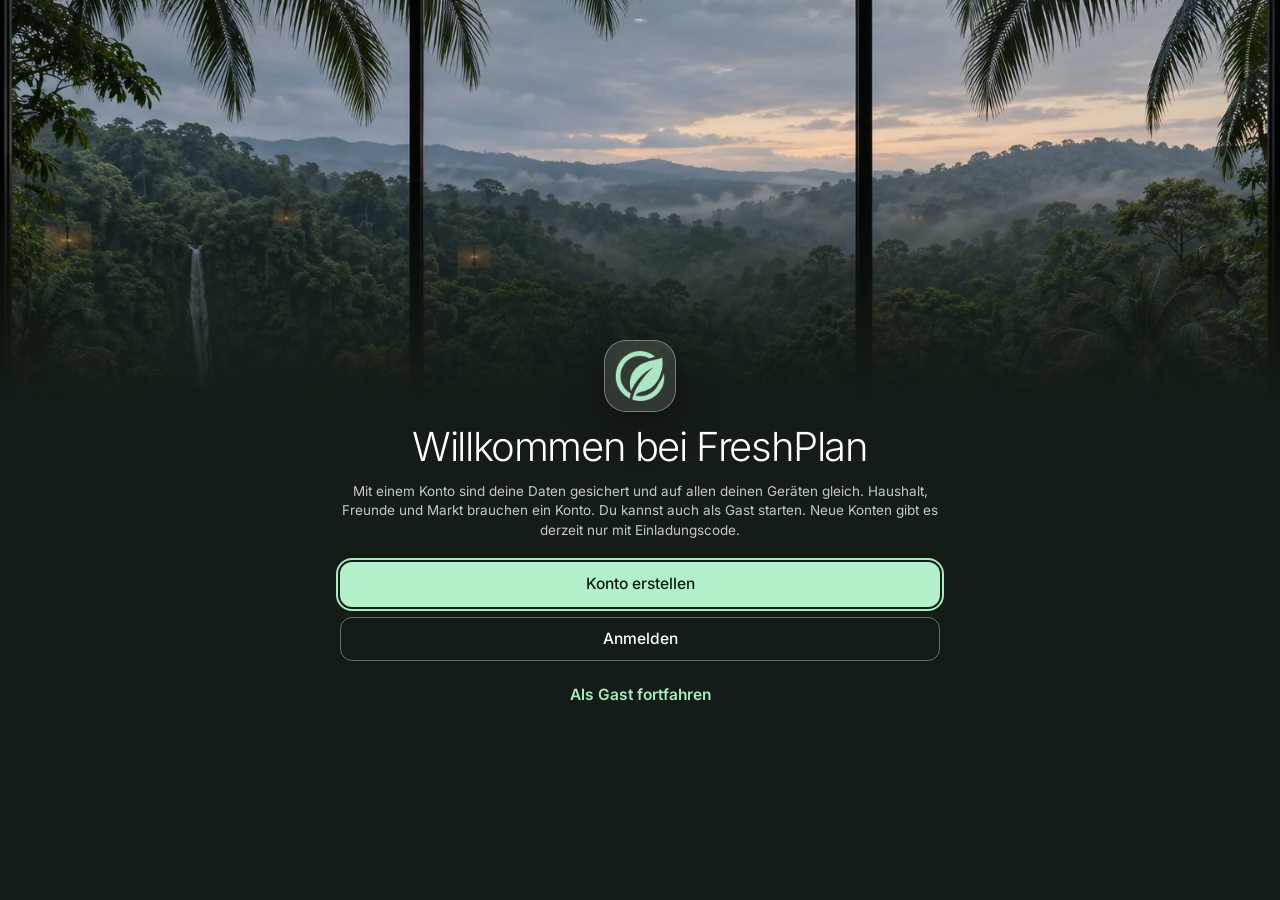
<file: alt/index.html>
<!doctype html>
<html lang="de"><head><meta charset="utf-8"><meta name="robots" content="noindex"><meta name="viewport" content="width=device-width, initial-scale=1">
<title>FreshPlan</title><meta http-equiv="refresh" content="0; url=../">
<script>location.replace("../" + location.hash);</script></head>
<body><p>FreshPlan ist wieder unter der Hauptadresse: <a href="../">zur App</a>.</p></body></html>
</file>
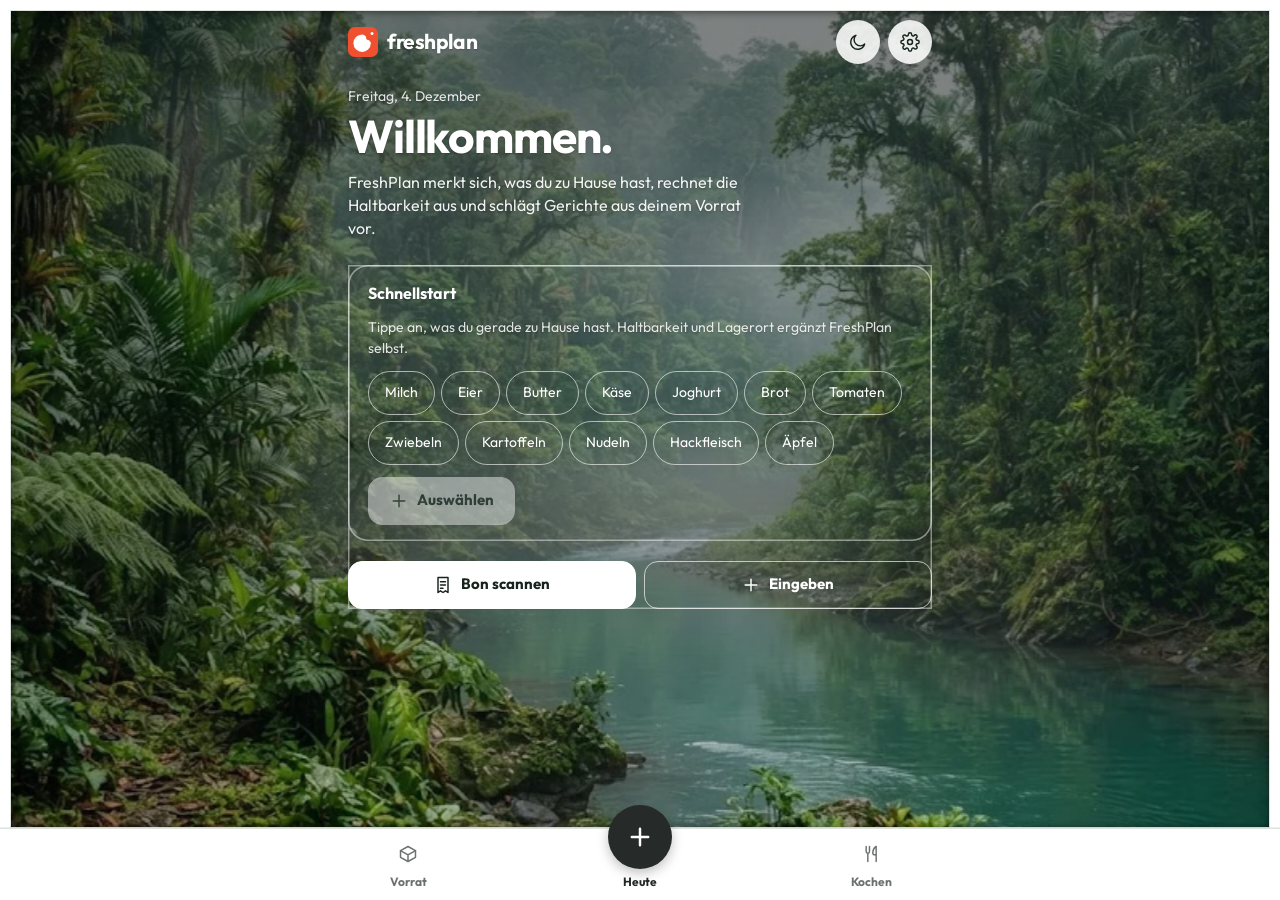
<file: neu/index.html>
<!doctype html>
<html lang="de">
<head>
<meta charset="utf-8">
<meta name="viewport" content="width=device-width, initial-scale=1, viewport-fit=cover">
<meta name="theme-color" content="#ffffff" media="(prefers-color-scheme: light)">
<meta name="theme-color" content="#1e2120" media="(prefers-color-scheme: dark)">
<meta name="robots" content="noindex">
<meta name="description" content="FreshPlan: Vorrat, Einkaufsliste und Kochen aus dem, was da ist.">
<title>FreshPlan</title>
<link rel="manifest" href="manifest.webmanifest">
<link rel="icon" href="assets/icon.svg" type="image/svg+xml">
<link rel="apple-touch-icon" href="assets/apple-touch-icon.png">
<meta name="apple-mobile-web-app-capable" content="yes">
<meta name="apple-mobile-web-app-title" content="FreshPlan">
<link rel="preload" href="assets/fonts/Instrument.woff" as="font" type="font/woff" crossorigin>
<link rel="stylesheet" href="app.css?v=907dd29f0d">
<script>window.__VER__="907dd29f0d";window.FP_CHANNEL="apk";</script>
</head>
<body>
<div id="root"></div>
<noscript>FreshPlan braucht JavaScript.</noscript>
<script type="module" src="app.js?v=907dd29f0d"></script>
</body>
</html>
</file>
<file: neu/app.css>
/* FreshPlan Designsystem „Etikett“ (seit 23.11.2026)
   Farben stehen in theme.css; hier Maße, Bewegung und die Bausteine.
   Schrift Instrument Sans (Breite 75–100 %, Stärke 400–700), Bon-Rohtext Plex Mono. */

@font-face { font-family: "Instrument"; src: url(assets/fonts/Instrument.woff) format("woff"); font-weight: 400 700; font-stretch: 75% 100%; font-display: swap; }
@font-face { font-family: "Plex Mono"; src: url(assets/fonts/PlexMono-400.woff2) format("woff2"); font-weight: 400; font-display: swap; }

:root {
  --r-xs: 10px; --r-s: 14px; --r-m: 20px; --r-l: 28px; --r-full: 999px;
  --s1: 4px; --s2: 8px; --s3: 12px; --s4: 16px; --s5: 20px; --s6: 24px; --s8: 32px; --s10: 40px;
  --font: "Instrument", system-ui, -apple-system, "Segoe UI", Roboto, sans-serif;
  --mono: "Plex Mono", ui-monospace, "SFMono-Regular", Menlo, Consolas, monospace;
  --e-out: cubic-bezier(.23, 1, .32, 1); --e-soft: cubic-bezier(.4, 0, .2, 1); --e-spring: cubic-bezier(.34, 1.56, .64, 1); --e-drawer: cubic-bezier(.32, .72, 0, 1);
  --t-fast: 120ms; --t: 200ms; --t-slow: 280ms;
  --nav-h: 72px; --maxw: 640px; --gut: 20px;
  --safe-b: env(safe-area-inset-bottom, 0px); --safe-t: env(safe-area-inset-top, 0px);
  color-scheme: light;
}
:root[data-theme="dunkel"] { color-scheme: dark; }
@media (prefers-color-scheme: dark) { :root:not([data-theme="hell"]) { color-scheme: dark; } }

/* ── Grundlagen ── */
*, *::before, *::after { box-sizing: border-box; }
html { -webkit-text-size-adjust: 100%; text-size-adjust: 100%; }
body { margin: 0; background: var(--paper); color: var(--ink); font: 400 16px/1.5 var(--font); -webkit-font-smoothing: antialiased; overscroll-behavior-y: none; -webkit-tap-highlight-color: transparent; }
button, input, select, textarea { font: inherit; color: inherit; }
button { cursor: pointer; -webkit-user-select: none; user-select: none; touch-action: manipulation; }
img { display: block; max-width: 100%; }
h1, h2, h3, p { margin: 0; }
:focus-visible { outline: 2px solid var(--brand-500); outline-offset: 2px; border-radius: 6px; }
.vh { position: absolute !important; width: 1px; height: 1px; overflow: hidden; clip: rect(0 0 0 0); white-space: nowrap; }
.mono { font-size: 13px; color: var(--ink-3); }
.raw { font-family: var(--mono); font-size: 12px; }
.muted { color: var(--ink-3); }
.ic { width: 20px; height: 20px; flex: none; fill: none; stroke: currentColor; stroke-width: 1.75; stroke-linecap: round; stroke-linejoin: round; }

/* ── Gerüst ── */
.app { min-height: 100dvh; padding-bottom: calc(var(--nav-h) + var(--safe-b) + var(--s6)); }
.wrap { max-width: var(--maxw); margin: 0 auto; padding: 0 var(--gut); }
.screen { display: flex; flex-direction: column; gap: var(--s8); padding-top: var(--s6); }
.section { display: flex; flex-direction: column; gap: var(--s3); }
.section__head { display: flex; align-items: center; gap: var(--s3); min-height: 24px; }
.section__head .mono { flex: none; }
.section__head::after { content: ""; flex: 1; height: 1px; background: var(--line); }
.section__head--action::after { order: 1; }
.section__head--action > :last-child { order: 2; }

/* ── Knöpfe ── */
.btn { display: inline-flex; align-items: center; justify-content: center; gap: var(--s2); min-height: 48px; padding: 0 var(--s5); border-radius: var(--r-s); border: 1px solid var(--line-2); background: var(--paper); font-weight: 600; font-size: 15px; transition: transform var(--t-fast) var(--e-out), background-color var(--t) var(--e-soft), border-color var(--t) var(--e-soft); }
.btn:active { transform: scale(.97); }
.btn:disabled { opacity: .45; pointer-events: none; }
.btn--pri { background: var(--brand-500); border-color: var(--brand-500); color: var(--ink-on); }
.btn--soft { background: var(--brand-50); border-color: transparent; color: var(--brand-700); }
.btn--ghost { background: transparent; border-color: transparent; color: var(--brand-600); padding: 0 var(--s3); }
.btn--danger { color: var(--berry); }
.btn--sm { min-height: 36px; padding: 0 var(--s3); font-size: 14px; border-radius: var(--r-xs); }
.btn--block { width: 100%; }
.btn-row { display: flex; gap: var(--s2); }
.btn-row > .btn { flex: 1; }
.icon-btn { position: relative; display: inline-grid; place-items: center; width: 40px; height: 40px; border-radius: var(--r-full); border: 1px solid var(--line); background: var(--paper); color: var(--ink-2); flex: none; transition: transform var(--t-fast) var(--e-out); }
.icon-btn::after { content: ""; position: absolute; inset: -4px; }
.icon-btn:active { transform: scale(.92); }

/* ── Karten und Listen ── */
.card { background: var(--surface); border: 1px solid var(--line); border-radius: var(--r-m); padding: var(--s4); }
.card--brand { background: var(--brand-50); border-color: transparent; }
.card--warn { background: var(--apricot-50); border-color: transparent; }
.group { background: var(--surface); border: 1px solid var(--line); border-radius: var(--r-m); overflow: hidden; }
.row { position: relative; display: flex; align-items: center; gap: var(--s3); min-height: 60px; padding: var(--s2) var(--s4); background: var(--surface); width: 100%; text-align: left; border: 0; border-radius: 0; }
.group > .row + .row, .group > .swipe + .swipe { box-shadow: inset 0 1px 0 var(--line); }
button.row:active, .row--tap:active { background: var(--surface-2); }
.row__img { width: 40px; height: 40px; border-radius: var(--r-xs); background: var(--paper); object-fit: cover; flex: none; }
.row__main { flex: 1; min-width: 0; }
.row__title { font-weight: 550; overflow-wrap: anywhere; line-height: 1.3; }
.row__sub { font-size: 13px; color: var(--ink-3); margin-top: 2px; display: flex; gap: var(--s2); flex-wrap: wrap; align-items: center; }
.row__end { flex: none; display: flex; align-items: center; gap: var(--s2); color: var(--ink-3); font-size: 14px; font-variant-numeric: tabular-nums; }
.row--done .row__title { color: var(--ink-3); text-decoration: line-through; text-decoration-color: var(--line-2); }

/* Abhak-Kreis */
.check { position: relative; width: 28px; height: 28px; border-radius: 50%; border: 2px solid var(--line-2); background: var(--paper); display: grid; place-items: center; flex: none; color: var(--ink-on); box-shadow: inset 0 1px 2px rgba(0, 0, 0, .06); transition: background-color var(--t) var(--e-soft), border-color var(--t) var(--e-soft); }
.check::after { content: ""; position: absolute; inset: -10px; }
.check[aria-checked="true"] { background: var(--brand-500); border-color: var(--brand-500); box-shadow: 0 1px 2px rgba(0, 0, 0, .12); }
.check .ic { width: 16px; height: 16px; stroke-width: 2.6; }

/* Status-Etiketten */
.tag { display: inline-flex; align-items: center; gap: 4px; font-size: 12px; font-weight: 600; padding: 2px 8px; border-radius: var(--r-full); background: var(--surface-2); color: var(--ink-2); white-space: nowrap; }
.tag--abgelaufen { background: var(--berry-50); color: var(--berry); }
.tag--heute, .tag--bald { background: var(--apricot-50); color: var(--apricot); }
.tag--tk { background: var(--sky-50); color: var(--sky); }
.tag--ok { background: var(--brand-50); color: var(--brand-700); }
.tag .ic { width: 12px; height: 12px; stroke-width: 2.2; }

/* Filter-Chips */
.chips { display: flex; gap: var(--s2); overflow-x: auto; scrollbar-width: none; margin: 0 calc(-1 * var(--gut)); padding: 2px var(--gut); }
.chips::-webkit-scrollbar { display: none; }
.chip { flex: none; min-height: 36px; padding: 0 var(--s4); border-radius: var(--r-full); border: 1px solid var(--line-2); background: var(--paper); font-size: 14px; font-weight: 550; color: var(--ink-2); transition: background-color var(--t) var(--e-soft), color var(--t) var(--e-soft); }
.chip[aria-pressed="true"] { background: var(--ink); border-color: var(--ink); color: var(--paper); }

/* Umschalter */
.seg { display: flex; padding: 4px; gap: 4px; background: var(--surface-2); border-radius: var(--r-s); }
.seg button { flex: 1; min-height: 38px; border: 0; border-radius: 9px; background: transparent; font-weight: 600; font-size: 14px; color: var(--ink-3); transition: background-color var(--t) var(--e-soft), color var(--t) var(--e-soft); }
.seg button[aria-pressed="true"] { background: var(--paper); color: var(--ink); box-shadow: var(--sh-1); }

/* ── Eingaben ── */
.field { display: flex; flex-direction: column; gap: 6px; }
.field > span { font-size: 13px; font-weight: 600; color: var(--ink-2); }
.input { width: 100%; min-height: 48px; padding: 0 var(--s4); border-radius: var(--r-s); border: 1px solid var(--line-2); background: var(--paper); font-size: 16px; transition: border-color var(--t) var(--e-soft); }
.input:focus { outline: none; border-color: var(--brand-500); box-shadow: 0 0 0 3px var(--brand-100); }
.input::placeholder { color: var(--ink-3); }
select.input { appearance: none; -webkit-appearance: none; background-image: linear-gradient(45deg, transparent 50%, var(--ink-3) 50%), linear-gradient(135deg, var(--ink-3) 50%, transparent 50%); background-position: calc(100% - 20px) 21px, calc(100% - 15px) 21px; background-size: 5px 5px; background-repeat: no-repeat; padding-right: 36px; }
.addbar { display: flex; gap: var(--s2); }
.addbar .input { flex: 1; }
.search { position: relative; }
.search .ic { position: absolute; left: 14px; top: 14px; color: var(--ink-3); }
.search .input { padding-left: 44px; }
.stepper { display: inline-flex; align-items: center; border: 1px solid var(--line-2); border-radius: var(--r-s); overflow: hidden; }
.stepper button { width: 44px; height: 44px; border: 0; background: transparent; display: grid; place-items: center; }
.stepper output { min-width: 48px; text-align: center; font-variant-numeric: tabular-nums; font-weight: 600; }
.grid2 { display: grid; grid-template-columns: 1fr 1fr; gap: var(--s3); }

/* Vorschläge unter Eingabefeld */
.suggest { display: flex; gap: var(--s2); flex-wrap: wrap; }

/* ── Navigation ── */
.nav { position: fixed; left: 0; right: 0; bottom: 0; z-index: 40; background: color-mix(in srgb, var(--paper) 90%, transparent); backdrop-filter: blur(16px) saturate(1.4); -webkit-backdrop-filter: blur(16px) saturate(1.4); border-top: 1px solid var(--line); padding-bottom: var(--safe-b); }
.nav__in { max-width: var(--maxw); margin: 0 auto; display: grid; grid-template-columns: repeat(4, 1fr); height: var(--nav-h); }
.nav button { display: flex; flex-direction: column; align-items: center; justify-content: center; gap: 3px; border: 0; background: transparent; color: var(--ink-3); font-size: 12px; font-weight: 600; position: relative; }
.nav button span.ic-wrap { display: grid; place-items: center; width: 56px; height: 30px; border-radius: var(--r-full); transition: background-color var(--t) var(--e-soft), transform var(--t-fast) var(--e-out); }
.nav button[aria-current="page"] { color: var(--brand-700); }
.nav button[aria-current="page"] span.ic-wrap { background: var(--brand-100); }
.nav button:active span.ic-wrap { transform: scale(.92); }
.nav .badge { position: absolute; top: 8px; left: calc(50% + 10px); min-width: 18px; height: 18px; padding: 0 5px; border-radius: 9px; background: var(--apricot); color: #fff; font-size: 11px; font-weight: 700; display: grid; place-items: center; font-variant-numeric: tabular-nums; }

/* Schwebender Plus-Knopf */
.fab { position: fixed; z-index: 39; right: max(var(--gut), calc(50% - var(--maxw) / 2 + var(--gut))); bottom: calc(var(--nav-h) + var(--safe-b) + var(--s4)); height: 56px; padding: 0 var(--s5) 0 var(--s4); border-radius: var(--r-full); border: 0; background: var(--brand-500); color: var(--ink-on); display: flex; align-items: center; gap: var(--s2); font-weight: 650; box-shadow: 0 8px 24px color-mix(in srgb, var(--brand-500) 38%, transparent); transition: transform 280ms var(--e-spring); }
.fab:active { transform: scale(.92); transition-duration: 90ms; transition-timing-function: ease-out; }
.fab .ic { width: 22px; height: 22px; stroke-width: 2.2; }

/* ── Blatt (Sheet) ── */
.scrim { position: fixed; inset: 0; z-index: 60; background: var(--scrim); animation: fade var(--t) var(--e-soft); }
.sheet { position: fixed; z-index: 61; left: 0; right: 0; bottom: 0; max-width: var(--maxw); margin: 0 auto; max-height: 92dvh; display: flex; flex-direction: column; background: var(--paper); border-radius: var(--r-l) var(--r-l) 0 0; box-shadow: var(--sh-2); animation: rise var(--t-slow) var(--e-drawer); padding-bottom: var(--safe-b); }
.sheet__grip { width: 100%; height: 22px; display: grid; place-items: center; touch-action: none; flex: none; cursor: grab; }
.sheet__grip::before { content: ""; width: 40px; height: 5px; border-radius: 3px; background: var(--line-2); }
.sheet__head { display: flex; align-items: center; gap: var(--s3); padding: 0 var(--gut) var(--s3); }
.sheet__head h2 { flex: 1; font-size: 20px; font-weight: 650; letter-spacing: -.01em; }
.sheet__body { overflow-y: auto; padding: 0 var(--gut) var(--s6); display: flex; flex-direction: column; gap: var(--s5); overscroll-behavior: contain; }
.sheet__foot { padding: var(--s3) var(--gut) var(--s4); border-top: 1px solid var(--line); background: var(--paper); }
.sheet--closing { animation: sink 220ms var(--e-soft) forwards; }
.scrim--closing { animation: fadeout 220ms var(--e-soft) forwards; }
@keyframes rise { from { transform: translateY(100%); } }
@keyframes sink { to { transform: translateY(100%); } }
@keyframes fade { from { opacity: 0; } }
@keyframes fadeout { to { opacity: 0; } }

/* ── Meldung ── */
.toast { position: fixed; z-index: 80; left: 50%; bottom: calc(var(--nav-h) + var(--safe-b) + var(--s4)); transform: translateX(-50%); max-width: min(calc(100vw - 32px), 460px); display: flex; align-items: center; gap: var(--s3); padding: var(--s3) var(--s3) var(--s3) var(--s4); border-radius: var(--r-s); background: var(--ink); color: var(--paper); box-shadow: var(--sh-2); font-size: 14px; animation: toastin var(--t) var(--e-out); touch-action: pan-x; }
.toast .btn--ghost { color: var(--brand-100); min-height: 36px; }
.toast .ic { color: var(--brand-100); width: 18px; height: 18px; }
body:has(.fab) .toast { bottom: calc(var(--nav-h) + var(--safe-b) + var(--s4) + 68px); }
@keyframes toastin { from { opacity: 0; transform: translate(-50%, 12px); } }

/* ── Wischen ── */
.swipe { position: relative; overflow: hidden; background: var(--surface); }
.swipe__bg { position: absolute; inset: 0; display: flex; align-items: center; justify-content: space-between; padding: 0 var(--s5); font-weight: 600; font-size: 14px; }
.swipe__bg span { display: flex; align-items: center; gap: var(--s2); transition: transform 220ms var(--e-spring); }
.swipe__bg--use { background: var(--brand-500); color: var(--ink-on); }
.swipe__bg--toss { background: var(--berry); color: #fff; justify-content: flex-end; }
.swipe__bg.is-armed span { transform: scale(1.12); }
.swipe > .row { touch-action: pan-y; will-change: transform; }

/* ── Leere Zustände ── */
.empty { text-align: center; padding: var(--s8) var(--s4); display: flex; flex-direction: column; align-items: center; gap: var(--s3); }
.empty__ic { width: 56px; height: 56px; border-radius: 50%; display: grid; place-items: center; background: var(--brand-50); color: var(--brand-600); }
.empty__ic .ic { width: 26px; height: 26px; }
.empty h3 { font-size: 18px; font-weight: 650; }
.empty p { color: var(--ink-3); max-width: 32ch; }
.empty .btn-row { width: 100%; max-width: 360px; margin-top: var(--s2); }

/* ── Kennzahlen und Rezeptkarten ── */
.stats { display: grid; grid-template-columns: repeat(3, 1fr); gap: var(--s3); }
.stat { padding: var(--s3) var(--s4); border-radius: var(--r-m); background: var(--surface); border: 1px solid var(--line); text-align: left; }
.stat b { display: block; font-size: 24px; font-weight: 650; font-variant-numeric: tabular-nums; letter-spacing: -.02em; }
.stat span { font-size: 13px; color: var(--ink-3); }
.stat--warn b { color: var(--apricot); }
.recs { display: grid; grid-template-columns: repeat(auto-fill, minmax(150px, 1fr)); gap: var(--s4); }
.rec { display: flex; flex-direction: column; gap: var(--s2); text-align: left; border: 0; background: transparent; padding: 0; }
.rec__img { aspect-ratio: 4 / 3; width: 100%; border-radius: var(--r-m); object-fit: cover; background: var(--surface-2); transition: transform var(--t-fast) var(--e-out); }
.rec:active .rec__img { transform: scale(.98); }
.rec__title { font-weight: 600; line-height: 1.3; }
.rec__meta { font-size: 13px; color: var(--ink-3); display: flex; gap: var(--s2); flex-wrap: wrap; }
.rec__meta b { color: var(--brand-600); font-weight: 600; }
.rec__meta .warn { color: var(--apricot); font-weight: 600; }
.recrow { display: flex; gap: var(--s4); overflow-x: auto; scrollbar-width: none; margin: 0 calc(-1 * var(--gut)); padding: 0 var(--gut); scroll-snap-type: x mandatory; }
.recrow::-webkit-scrollbar { display: none; }
.recrow .rec { flex: 0 0 64%; max-width: 260px; scroll-snap-align: start; }
.detail-img { max-width: none; width: calc(100% + 2 * var(--gut)); margin: 0 calc(-1 * var(--gut)); aspect-ratio: 16 / 10; object-fit: cover; }
.steps { margin: 0; padding: 0; list-style: none; counter-reset: s; display: flex; flex-direction: column; gap: var(--s4); }
.steps li { counter-increment: s; display: grid; grid-template-columns: 28px 1fr; gap: var(--s3); line-height: 1.55; }
.steps li::before { content: counter(s); width: 28px; height: 28px; border-radius: 50%; background: var(--brand-50); color: var(--brand-700); font-weight: 650; font-size: 14px; display: grid; place-items: center; }
.ing { display: flex; align-items: center; gap: var(--s3); padding: 6px 0; }
.ing .dot { width: 8px; height: 8px; border-radius: 50%; background: var(--line-2); flex: none; }
.ing--have .dot { background: var(--brand-500); }
.ing__amt { margin-left: auto; color: var(--ink-3); font-variant-numeric: tabular-nums; font-size: 14px; }
.facts { display: flex; gap: var(--s4); flex-wrap: wrap; font-size: 14px; color: var(--ink-2); }
.facts span { display: inline-flex; align-items: center; gap: 6px; }
.facts .ic { width: 16px; height: 16px; color: var(--ink-3); }

/* Bon-Prüfung */
.bon-line { display: flex; gap: var(--s3); align-items: flex-start; padding: var(--s3) 0; border-top: 1px solid var(--line); }
.bon-line:first-child { border-top: 0; }
.bon-line__main { flex: 1; min-width: 0; display: flex; flex-direction: column; gap: 6px; }
.bon-line__main .input { min-height: 42px; }
.bon-line__raw { font-size: 12px; color: var(--ink-3); font-family: var(--mono); }
.bon-line__links { display: flex; gap: var(--s3); flex-wrap: wrap; }
.linkbtn { border: 0; background: none; padding: 4px 0; color: var(--brand-600); font-weight: 600; font-size: 13px; }
.status { font-size: 14px; color: var(--ink-2); display: flex; align-items: center; gap: var(--s2); }
.spinner { width: 18px; height: 18px; border-radius: 50%; border: 2px solid var(--brand-100); border-top-color: var(--brand-500); animation: spin .8s linear infinite; flex: none; }
@keyframes spin { to { transform: rotate(360deg); } }
.progress { position: fixed; top: 0; left: 0; right: 0; height: 3px; z-index: 90; overflow: hidden; pointer-events: none; }
.progress::after { content: ""; position: absolute; inset: 0 auto 0 0; width: 38%; background: var(--brand-500); animation: bar 1.1s cubic-bezier(.65, 0, .35, 1) infinite; }
@keyframes bar { from { transform: translateX(-100%); } to { transform: translateX(265%); } }

/* Erste Schritte (statt Tour) */
.welcome { display: flex; flex-direction: column; gap: var(--s4); }
.welcome h2 { font-size: 22px; font-weight: 650; letter-spacing: -.01em; }
.migr { display: flex; gap: var(--s3); align-items: flex-start; }

/* Bewegung: alles aus, wenn das Gerät es wünscht */
@media (prefers-reduced-motion: reduce) {
  *, *::before, *::after { animation-duration: 1ms !important; animation-iteration-count: 1 !important; transition-duration: 1ms !important; scroll-behavior: auto !important; }
  .progress::after, .spinner { animation-duration: 1.1s !important; animation-iteration-count: infinite !important; }
}
@media (min-width: 720px) { :root { --gut: 28px; } }

/* Schnellstart, Hinweis nach dem ersten Artikel, Frage, Monatsrückblick */
.quick, .aha, .ask { display: flex; flex-direction: column; gap: var(--s3); }
.quick p, .aha p { margin: 0; font-size: 14px; }
.aha p { display: flex; gap: var(--s2); align-items: flex-start; color: var(--ink-2); }
.aha p .ic { flex: none; margin-top: 2px; color: var(--brand-600); }
.aha .btn, .ask > .btn--ghost, .quick > .btn { align-self: flex-start; }
.ask__opts { display: flex; flex-direction: column; gap: var(--s2); }
.review { display: grid; grid-template-columns: repeat(3, 1fr); gap: var(--s2); }
.review > div { padding: var(--s3); border-radius: var(--r-m); background: var(--surface); border: 1px solid var(--line); }
.review b { display: block; font-family: var(--serif); font-size: 26px; font-variant-numeric: tabular-nums; }
.review span { font-size: 13px; color: var(--ink-3); }
.review--warn b { color: var(--berry); }

/* Datenschutz und Nutzung */
.privacy-sum { display: flex; flex-direction: column; gap: var(--s2); margin: 0; padding: 0; list-style: none; }
.privacy-sum li { display: flex; gap: var(--s2); align-items: flex-start; font-size: 15px; }
.privacy-sum .ic { flex: none; margin-top: 2px; color: var(--brand-600); }
.flows { display: flex; flex-direction: column; gap: var(--s2); }
.flows .card { font-size: 14px; display: flex; flex-direction: column; gap: 4px; }
.flows dt { font-weight: 600; color: var(--ink-2); font-size: 12px; }
.flows dd { margin: 0 0 4px; }
.usage-rows { display: flex; flex-direction: column; gap: 6px; font-size: 14px; }
.usage-rows div { display: flex; justify-content: space-between; gap: var(--s3); }
.usage-rows span:last-child { font-weight: 600; text-align: right; }
.danger-zone { display: flex; flex-direction: column; gap: var(--s2); }
.cam-note { display: flex; gap: var(--s2); align-items: flex-start; font-size: 14px; margin: 0; }
.cam-note .ic { flex: none; width: 16px; height: 16px; margin-top: 2px; }
.share-btn { align-self: flex-start; }

/* Tippflächen mindestens 44 px (Apple 44 pt, Android 48 dp) */
.btn--sm { min-height: 44px; }
.chip { min-height: 44px; }
.seg button { min-height: 44px; }
.icon-btn { width: 44px; height: 44px; }
.toast .btn--ghost { min-height: 44px; }
.bon-line__main .input { min-height: 44px; }
button.row__main { min-height: 44px; align-self: stretch; display: flex; flex-direction: column; justify-content: center; }

/* Gestaltung „Etikett“ (gewählt am 23.11.2026)
   Weiß und Nebelgrau als Regal, Lebensmittel als Etiketten mit Aufklebern.
   Tomate nur für Marke und Mitte, Zitrone für „bald“, Minze für „gut“, Tinte für Aktionen.
   Dunkel: neutrales Graphit, kein Grünstich, nicht zu schwarz (24.11.2026). */
:root {
  --paper: #ffffff; --surface: #f3f5f2; --surface-2: #e7ebe6; --tile: #f3f5f2;
  --ink: #16241d; --ink-2: #3d4a43; --ink-3: #5b6862; --ink-on: #ffffff;
  --act: #16241d; --act-on: #ffffff;
  --brand-50: #ffede7; --brand-100: #ffd9cc; --brand-500: #d43c1c; --brand-600: #b5321a; --brand-700: #8c2511;
  --tomato: #f0502f; --lemon: #f7d84a; --mint: #bfe3c6; --mint-50: #e6f4e9; --leaf: #237a4b;
  --feature: #16241d; --feature-ink: #f3f5f2;
  --apricot: #8f5400; --apricot-50: #fdf3c8;
  --berry: #b0283e; --berry-50: #fbe4e7;
  --sky: #2a6286; --sky-50: #e3eef5;
  --line: rgba(22, 36, 29, .08); --line-2: rgba(22, 36, 29, .16);
  --scrim: rgba(14, 22, 18, .42);
  --sh-1: 0 1px 2px rgba(22, 36, 29, .06);
  --sh-2: 0 18px 44px rgba(22, 36, 29, .16);
}
@media (prefers-color-scheme: dark) { :root:not([data-theme="hell"]) {
  --paper: #1e2120; --surface: #272b29; --surface-2: #313633; --tile: #e4eae5;
  --ink: #eef1ee; --ink-2: #c8cdca; --ink-3: #9da5a0; --ink-on: #16241d;
  --act: #eef2ee; --act-on: #16241d;
  --brand-50: rgba(255, 122, 89, .12); --brand-100: rgba(255, 122, 89, .24); --brand-500: #ff7a59; --brand-600: #ff9a80; --brand-700: #ffc2b2;
  --tomato: #f0502f; --lemon: #f2d34a; --mint: #a9d9b4; --mint-50: rgba(169, 217, 180, .12); --leaf: #7fd19c;
  --feature: #151817; --feature-ink: #eef2ee;
  --apricot: #f2c14a; --apricot-50: rgba(242, 193, 74, .13);
  --berry: #ff8c9c; --berry-50: rgba(255, 140, 156, .13);
  --sky: #8cc3e3; --sky-50: rgba(140, 195, 227, .13);
  --line: rgba(238, 242, 238, .08); --line-2: rgba(238, 242, 238, .16);
  --scrim: rgba(4, 8, 6, .6); --sh-1: none; --sh-2: 0 18px 44px rgba(0, 0, 0, .45);
} }
:root[data-theme="dunkel"] {
  --paper: #1e2120; --surface: #272b29; --surface-2: #313633; --tile: #e4eae5;
  --ink: #eef1ee; --ink-2: #c8cdca; --ink-3: #9da5a0; --ink-on: #16241d;
  --act: #eef2ee; --act-on: #16241d;
  --brand-50: rgba(255, 122, 89, .12); --brand-100: rgba(255, 122, 89, .24); --brand-500: #ff7a59; --brand-600: #ff9a80; --brand-700: #ffc2b2;
  --tomato: #f0502f; --lemon: #f2d34a; --mint: #a9d9b4; --mint-50: rgba(169, 217, 180, .12); --leaf: #7fd19c;
  --feature: #151817; --feature-ink: #eef2ee;
  --apricot: #f2c14a; --apricot-50: rgba(242, 193, 74, .13);
  --berry: #ff8c9c; --berry-50: rgba(255, 140, 156, .13);
  --sky: #8cc3e3; --sky-50: rgba(140, 195, 227, .13);
  --line: rgba(238, 242, 238, .08); --line-2: rgba(238, 242, 238, .16);
  --scrim: rgba(4, 8, 6, .6); --sh-1: none; --sh-2: 0 18px 44px rgba(0, 0, 0, .45);
}

/* ── Schrift: eine Familie, die Breite trägt die Hierarchie ── */
.d, .top h1, .sheet__head h2, .empty h3, .section__title, .figure b, .feature h3 { font-family: var(--font); font-weight: 720; letter-spacing: -.03em; }
.top h1 { font-size: clamp(36px, 11vw, 48px); line-height: .96; font-stretch: 82%; text-wrap: balance; }
.section__title { font-size: 21px; line-height: 1.15; font-stretch: 90%; letter-spacing: -.02em; color: var(--ink); }
.sheet__head h2 { font-size: 24px; font-stretch: 88%; letter-spacing: -.025em; }
.empty h3 { font-size: 24px; font-stretch: 86%; }
.section__head::after { display: none; }
.section__head--action { justify-content: space-between; }

/* ── Kopf: Marke, Datum, eine große Aussage ── */
.top { max-width: var(--maxw); margin: 0 auto; padding: calc(var(--safe-t) + 10px) var(--gut) 0; }
.top__bar { display: flex; align-items: center; gap: var(--s2); min-height: 48px; }
.brand { display: flex; align-items: center; gap: 9px; flex: 1; font-weight: 720; font-stretch: 92%; letter-spacing: -.035em; font-size: 21px; color: var(--ink); }
.brand svg { width: 30px; height: 30px; flex: none; }
.avatar { width: 44px; height: 44px; border-radius: 50%; border: 0; background: var(--surface); color: var(--ink); display: grid; place-items: center; font-weight: 700; font-size: 17px; flex: none; transition: transform var(--t-fast) var(--e-out); }
.avatar:active { transform: scale(.92); }
.top__date { margin-top: var(--s5); font-size: 14px; font-weight: 500; color: var(--ink-3); }
.top h1 { margin-top: 6px; color: var(--ink); }
.top__date + h1 { margin-top: 6px; }
.top__bar + h1 { margin-top: var(--s5); }
.top__sub { margin-top: var(--s3); font-size: 16px; line-height: 1.45; color: var(--ink-2); max-width: 36ch; }
.top .seg { margin-top: var(--s5); }

/* ── Knöpfe ── */
.btn { border-radius: var(--r-s); background: var(--paper); border-color: var(--line-2); }
.btn--pri { background: var(--act); border-color: var(--act); color: var(--act-on); }
.btn--soft { background: var(--surface); border-color: transparent; color: var(--ink); }
.btn--ghost { color: var(--brand-600); }
.icon-btn { border: 0; background: var(--surface); color: var(--ink); }
.add-btn { width: 48px; height: 48px; border-radius: var(--r-s); border: 0; background: var(--act); color: var(--act-on); display: grid; place-items: center; flex: none; transition: transform var(--t-fast) var(--e-out); }
.add-btn:active { transform: scale(.94); }
.add-btn .ic { width: 22px; height: 22px; stroke-width: 2.2; }
.toolbar { display: flex; gap: var(--s2); }
.toolbar .search { flex: 1; }

/* ── Flächen ── */
.card { background: var(--surface); border: 0; border-radius: var(--r-m); padding: var(--s4) var(--s5); }
.card--brand { background: var(--mint-50); }
.card--warn { background: var(--apricot-50); }
.group { background: var(--surface); border: 0; border-radius: var(--r-m); }
.row { background: var(--surface); }
.row__img { width: 44px; height: 44px; border-radius: 12px; background: #fff; object-fit: contain; padding: 3px; }
.group > .row + .row, .group > .swipe + .swipe { box-shadow: inset 0 1px 0 var(--line); }
.input { border-radius: var(--r-s); background: var(--paper); }
.input:focus { border-color: var(--ink); box-shadow: 0 0 0 3px var(--line-2); }
.check[aria-checked="true"] { background: var(--act); border-color: var(--act); color: var(--act-on); }
.chip { background: var(--paper); }
.chip[aria-pressed="true"] { background: var(--act); border-color: var(--act); color: var(--act-on); }
.seg { background: var(--surface); border-radius: var(--r-s); }
.seg button { border-radius: 10px; }
.seg button[aria-pressed="true"] { background: var(--paper); color: var(--ink); box-shadow: 0 1px 3px rgba(22, 36, 29, .12); }
.seg .n { margin-left: 6px; font-variant-numeric: tabular-nums; color: var(--ink-3); }
.empty__ic { background: var(--surface); color: var(--ink); }
.steps li::before { background: var(--surface); color: var(--ink); }
.ing--have .dot { background: var(--leaf); }
.rec__img { border-radius: var(--r-m); }
.rec__title { font-weight: 650; }
.rec__meta b { color: var(--leaf); }
.rec__meta .warn { color: var(--brand-600); }
.swipe__bg--use { background: #237a4b; color: #fff; }
.swipe__bg--toss { background: #d43c1c; color: #fff; }
.toast { border-radius: var(--r-s); background: #16241d; color: #f3f5f2; }
.toast .btn--ghost, .toast .ic { color: var(--lemon); }
.sheet { border-radius: var(--r-l) var(--r-l) 0 0; }
.linkbtn { color: var(--brand-600); }

/* ── Aufkleber (Haltbarkeit) ── */
.tag { font-weight: 700; padding: 3px 9px; letter-spacing: -.005em; }
.tag--abgelaufen { background: var(--act); color: var(--act-on); }
.tag--heute { background: var(--brand-500); color: var(--ink-on); }
.tag--bald { background: var(--lemon); color: #16241d; }
.tag--ok { background: var(--mint); color: #16241d; }
.tag--tk { background: var(--sky-50); color: var(--sky); }

/* ── Regal: was bald weg muss ── */
.shelf { display: flex; gap: var(--s3); overflow-x: auto; scrollbar-width: none; margin: 0 calc(-1 * var(--gut)); padding: 10px var(--gut) 4px; scroll-snap-type: x mandatory; scroll-padding: 0 var(--gut); }
.shelf::-webkit-scrollbar { display: none; }
.tile { flex: 0 0 132px; scroll-snap-align: start; display: flex; flex-direction: column; gap: 10px; border: 0; background: transparent; padding: 0; text-align: left; }
.tile__img { position: relative; aspect-ratio: 1; border-radius: 24px; background: var(--tile); display: grid; place-items: center; transition: transform var(--t-fast) var(--e-out); }
.tile:active .tile__img { transform: scale(.97); }
.tile__img img { width: 68%; height: 68%; object-fit: contain; mix-blend-mode: multiply; }
.tile .sticker { position: absolute; top: -8px; right: -4px; transform: rotate(9deg); padding: 6px 11px; border-radius: 50%; font-size: 13px; box-shadow: 0 2px 6px rgba(22, 36, 29, .14); }
.tile:nth-child(3n+2) .sticker { transform: rotate(-6deg); }
.tile:nth-child(3n) .sticker { transform: rotate(4deg); }
.tile__name { font-weight: 650; line-height: 1.25; color: var(--ink); overflow-wrap: anywhere; }
.tile__sub { font-size: 13px; color: var(--ink-3); margin-top: -6px; }
.tile--more .tile__img { background: transparent; border: 1.5px dashed var(--line-2); color: var(--ink-2); font-weight: 650; font-size: 15px; text-align: center; padding: var(--s3); }

/* ── Rezept des Tages: dunkle, geteilte Karte ── */
.feature { display: grid; grid-template-columns: 44% 1fr; min-height: 176px; border: 0; padding: 0; border-radius: var(--r-l); overflow: hidden; background: var(--feature); color: var(--feature-ink); text-align: left; transition: transform var(--t-fast) var(--e-out); }
.feature:active { transform: scale(.985); }
.feature img { width: 100%; height: 100%; object-fit: cover; }
.feature__body { display: flex; flex-direction: column; gap: var(--s2); padding: var(--s5) var(--s4) var(--s4); min-width: 0; }
.feature__kick { font-size: 13px; opacity: .72; }
.feature h3 { font-size: 25px; line-height: 1; font-stretch: 86%; letter-spacing: -.025em; overflow-wrap: anywhere; }
.feature__have { font-size: 14px; opacity: .86; }
.pill { align-self: flex-start; margin-top: auto; display: inline-flex; align-items: center; gap: 6px; padding: 5px 11px; border-radius: var(--r-full); background: var(--lemon); color: #16241d; font-weight: 700; font-size: 13px; }
.pill .ic { width: 14px; height: 14px; stroke-width: 2.2; }

/* ── Monat: jedes Feld ein Lebensmittel ── */
.month { display: flex; flex-direction: column; gap: var(--s3); }
.dots { display: flex; flex-wrap: wrap; gap: 6px; }
.dots i { width: 16px; height: 16px; border-radius: 5px; background: var(--leaf); }
.dots i.c { background: var(--lemon); }
.dots i.w { background: var(--tomato); }
.month p { font-size: 15px; color: var(--ink-2); }
.legend { display: flex; gap: var(--s4); flex-wrap: wrap; font-size: 13px; color: var(--ink-3); }
.legend span { display: inline-flex; align-items: center; gap: 6px; }
.legend i { width: 10px; height: 10px; border-radius: 3px; background: var(--leaf); }
.legend i.c { background: var(--lemon); }
.legend i.w { background: var(--tomato); }

/* ── Große Zahlen ── */
.figures { display: grid; grid-template-columns: repeat(3, 1fr); border-top: 1px solid var(--line-2); }
.figure { display: flex; flex-direction: column; gap: 4px; padding: var(--s4) var(--s2) var(--s2) 0; border: 0; background: transparent; text-align: left; min-height: 44px; }
.figure b { font-size: 44px; line-height: .9; font-stretch: 80%; font-variant-numeric: tabular-nums; color: var(--ink); }
.figure span { font-size: 13px; color: var(--ink-3); }
.figure--warn b { color: var(--brand-500); }

/* ── Navigation: drei Ziele, die Mitte im Goldenen Schnitt breiter ── */
.nav { background: color-mix(in srgb, var(--paper) 86%, transparent); border-top: 1px solid var(--line); }
.nav__in { grid-template-columns: 1fr 1.618fr 1fr; height: var(--nav-h); align-items: stretch; }
.nav button { color: var(--ink-3); font-size: 12px; }
.nav button span.ic-wrap { width: 60px; height: 32px; }
.nav button[aria-current="page"] { color: var(--ink); }
.nav button[aria-current="page"] span.ic-wrap { background: var(--surface-2); }
.nav .badge { top: 10px; left: calc(50% + 12px); background: var(--brand-500); color: var(--ink-on); }
.nav .hub { justify-content: flex-end; padding-bottom: 9px; gap: 4px; }
.hub__disc { width: 64px; height: 64px; margin-top: -30px; border-radius: 50%; background: var(--tomato); color: #fff; display: grid; place-items: center; box-shadow: 0 0 0 6px var(--paper), 0 10px 24px rgba(240, 80, 47, .34); transition: transform 280ms var(--e-spring); }
.hub__disc .ic { width: 28px; height: 28px; stroke-width: 2.1; transition: transform 280ms var(--e-spring); }
.hub:active .hub__disc { transform: scale(.92); transition-duration: 90ms; }
.hub[aria-expanded="true"] .hub__disc .ic { transform: rotate(45deg); }
.nav .hub[aria-current="page"] { color: var(--ink); }

/* Fächer aus der Mitte */
.fan-scrim { position: fixed; inset: 0; z-index: 38; background: color-mix(in srgb, var(--paper) 55%, transparent); backdrop-filter: blur(6px); -webkit-backdrop-filter: blur(6px); animation: fade var(--t) var(--e-soft); }
.fan { position: fixed; z-index: 39; left: 50%; bottom: calc(var(--nav-h) + var(--safe-b) + 22px); transform: translateX(-50%); display: flex; gap: var(--s3); }
.fan button { width: 112px; min-height: 104px; border-radius: 26px; border: 0; background: var(--paper); color: var(--ink); box-shadow: var(--sh-2), 0 0 0 1px var(--line); display: flex; flex-direction: column; align-items: center; justify-content: center; gap: 10px; font-weight: 650; font-size: 15px; animation: fanin 300ms var(--e-spring) both; }
.fan button:nth-child(2) { animation-delay: 40ms; }
.fan button:nth-child(3) { animation-delay: 80ms; }
.fan button:active { transform: scale(.95); }
.fan .fan__ic { width: 44px; height: 44px; border-radius: 50%; display: grid; place-items: center; background: var(--surface); }
.fan button:first-child .fan__ic { background: var(--lemon); color: #16241d; }
.fan .ic { width: 22px; height: 22px; }
@keyframes fanin { from { opacity: 0; transform: translateY(18px) scale(.92); } }

/* Willkommen */
.welcome { gap: var(--s5); }
.quick .suggest { gap: 6px; }

/* Rückmeldung aus der Abfrage */
.ask b { font-size: 17px; line-height: 1.3; }

/* Dunkel: Etiketten bleiben hell, damit die Produktbilder stimmen */
@media (prefers-color-scheme: dark) { :root:not([data-theme="hell"]) .tile .sticker { box-shadow: 0 2px 8px rgba(0, 0, 0, .4); } :root:not([data-theme="hell"]) .seg button[aria-pressed="true"] { background: var(--surface-2); } }
:root[data-theme="dunkel"] .tile .sticker { box-shadow: 0 2px 8px rgba(0, 0, 0, .4); }
:root[data-theme="dunkel"] .seg button[aria-pressed="true"] { background: var(--surface-2); }

/* Fokus der Mitte: Ring um die Scheibe statt um die ganze Fläche */
.nav .hub:focus-visible { outline: none; }
.nav .hub:focus-visible .hub__disc { outline: 2px solid var(--ink); outline-offset: 4px; }
.recrow { scroll-padding: 0 var(--gut); }

/* ── Info-Knopf und Nährwerte ── */
.swipe__fg { position: relative; display: flex; align-items: center; background: var(--surface); touch-action: pan-y; will-change: transform; padding-right: 4px; }
.swipe__fg > .row { flex: 1; min-width: 0; background: transparent; padding-right: 4px; }
.info-btn { width: 44px; height: 44px; flex: none; border: 0; border-radius: 50%; background: transparent; color: var(--ink-3); display: grid; place-items: center; transition: background-color var(--t) var(--e-soft); }
.info-btn:active, .info-btn[aria-expanded="true"] { background: var(--surface-2); color: var(--ink); }
.pop { position: fixed; z-index: 70; width: min(330px, calc(100vw - 24px)); max-height: calc(100dvh - 120px); overflow-y: auto; background: var(--paper); color: var(--ink); border-radius: 22px; padding: 14px 16px 12px; box-shadow: var(--sh-2), 0 0 0 1px var(--line); animation: popin 160ms var(--e-out); transform-origin: top right; }
.pop--up { transform-origin: bottom right; }
.pop:focus { outline: none; }
.pop__head { display: flex; align-items: baseline; justify-content: space-between; gap: var(--s3); margin-bottom: var(--s2); }
.pop__head b { font-size: 17px; font-weight: 700; letter-spacing: -.01em; }
.pop__head span { font-size: 13px; color: var(--ink-3); }
@keyframes popin { from { opacity: 0; transform: scale(.94); } }
.nutr { display: flex; flex-direction: column; gap: var(--s3); }
.nutr__hint { display: flex; gap: var(--s2); align-items: flex-start; font-weight: 600; font-size: 15px; line-height: 1.4; }
.nutr__hint .ic { flex: none; margin-top: 1px; color: var(--leaf); }
.nutr__table { width: 100%; border-collapse: collapse; font-size: 14px; }
.nutr__table th { text-align: left; font-weight: 400; color: var(--ink-2); padding: 5px 0; }
.nutr__table td { text-align: right; font-weight: 600; font-variant-numeric: tabular-nums; padding: 5px 0; white-space: nowrap; }
.nutr__table tr + tr { border-top: 1px solid var(--line); }
.nutr__table tr.sub th { padding-left: 14px; color: var(--ink-3); }
.nutr--compact .nutr__table { font-size: 13px; }
.nutr--compact .nutr__table th, .nutr--compact .nutr__table td { padding: 3px 0; }
.nutr__micro { display: flex; flex-wrap: wrap; gap: 6px; }
.nutr__micro span { padding: 4px 10px; border-radius: var(--r-full); background: var(--mint-50); font-size: 13px; font-variant-numeric: tabular-nums; }
.nutr__micro b { font-weight: 600; }
.nutr__src { font-size: 12px; color: var(--ink-3); }

/* ── Barcode ── */
.scanner { position: relative; aspect-ratio: 4 / 3; border-radius: var(--r-m); overflow: hidden; background: #16241d; color: #eef2ee; }
.scanner video { position: absolute; inset: 0; width: 100%; height: 100%; object-fit: cover; opacity: 0; }
.scanner--on video { opacity: 1; }
.scanner__idle { position: absolute; inset: 0; display: flex; flex-direction: column; align-items: center; justify-content: center; gap: var(--s3); font-weight: 600; text-align: center; padding: var(--s5); }
.scanner__idle .ic { width: 56px; height: 56px; stroke-width: 1.4; opacity: .9; }
.scanner__frame { position: absolute; inset: 22% 10%; border-radius: 16px; box-shadow: 0 0 0 999px rgba(10, 16, 13, .45); outline: 2px solid var(--lemon); outline-offset: 0; }
.scanner__frame i { position: absolute; left: 6%; right: 6%; top: 50%; height: 2px; background: var(--tomato); box-shadow: 0 0 12px var(--tomato); animation: scanline 1.6s var(--e-soft) infinite alternate; }
@keyframes scanline { from { transform: translateY(-40px); } to { transform: translateY(40px); } }
.scanner__torch { position: absolute; right: 12px; top: 12px; background: rgba(0, 0, 0, .45); color: #fff; }
.scanner__torch[aria-pressed="true"] { background: var(--lemon); color: #16241d; }
.code-hit { display: flex; gap: var(--s3); align-items: center; padding: var(--s3) var(--s4); border-radius: var(--r-m); background: var(--surface); }
.code-hit__top { display: flex; gap: var(--s2); align-items: baseline; justify-content: space-between; font-weight: 700; }
.code-hit__top .raw { color: var(--ink-3); font-weight: 400; }
.fan button { width: 104px; }
@media (max-width: 360px) { .fan { gap: 8px; } .fan button { width: 92px; min-height: 96px; font-size: 14px; } }

/* ── Eigene Rezepte ── */
.rec-ph { display: grid; place-items: center; color: #16241d; }
.rec-ph span { font-weight: 720; font-stretch: 80%; letter-spacing: -.04em; font-size: clamp(36px, 12vw, 64px); line-height: 1; }
.detail-img.rec-ph { aspect-ratio: 16 / 7; }
.feature__ph { width: 100%; height: 100%; }
.btn-row-inline { display: flex; gap: var(--s2); flex-wrap: wrap; }
.ing-edit { display: flex; flex-direction: column; gap: var(--s2); }
.ing-edit__row { display: grid; grid-template-columns: 32px 64px 84px 1fr 44px; gap: 6px; align-items: center; }
.ing-edit__ic { width: 32px; height: 32px; border-radius: 8px; background: #fff; object-fit: contain; padding: 2px; }
.ing-edit__ic--none { background: var(--surface); }
.ing-edit .input { min-height: 44px; padding: 0 10px; }
.ing-edit__unit { padding-right: 24px !important; background-position: calc(100% - 14px) 19px, calc(100% - 9px) 19px !important; }
.step-edit { list-style: none; margin: 0; padding: 0; counter-reset: s; display: flex; flex-direction: column; gap: var(--s2); }
.step-edit li { counter-increment: s; display: grid; grid-template-columns: 28px 1fr auto; gap: 8px; align-items: start; }
.step-edit li::before { content: counter(s); width: 28px; height: 28px; margin-top: 8px; border-radius: 50%; background: var(--surface); font-weight: 650; font-size: 14px; display: grid; place-items: center; }
.step-edit textarea { padding: 10px 12px; min-height: 64px; resize: vertical; line-height: 1.45; }
@media (max-width: 360px) { .ing-edit__row { grid-template-columns: 28px 52px 72px 1fr 40px; gap: 4px; } }

/* ── Update ── */
.update-card { display: flex; align-items: center; gap: var(--s3); margin-top: var(--s5); padding: var(--s3) var(--s2) var(--s3) var(--s4); border-radius: var(--r-m); background: var(--lemon); color: #16241d; }
.update-card > .ic { flex: none; }
.update-card b { display: block; font-size: 15px; }
.update-card span { display: block; font-size: 13px; opacity: .8; }
.update-card .btn--pri { background: #16241d; border-color: #16241d; color: #fff; }
.update-card .info-btn { color: #16241d; }
.update-ver { display: flex; justify-content: space-between; align-items: baseline; gap: var(--s3); }
.update-ver b { font-size: 22px; font-weight: 720; font-stretch: 88%; }
.update-ver span { font-size: 14px; color: var(--ink-3); }
.meter { height: 8px; border-radius: 4px; background: var(--surface-2); overflow: hidden; }
.meter i { display: block; height: 100%; background: var(--leaf); transition: width var(--t) var(--e-soft); }

/* ── FreshPlan 2, Schritt 1: drei lebende Bereiche, Haken statt Wischen, Profil als Ebene ── */
html, body { height: 100%; overflow: hidden; }
.app { height: 100dvh; min-height: 0; padding-bottom: 0; overflow: hidden; }
.pager { position: fixed; inset: 0; overflow: hidden; touch-action: pan-y; }
.pager__track { display: flex; height: 100%; will-change: transform; }
.pane { height: 100%; flex: none; overflow-x: hidden; overflow-y: auto; overscroll-behavior-y: contain; touch-action: pan-y; background: var(--paper); padding-bottom: calc(var(--nav-h) + var(--safe-b) + var(--s8)); scrollbar-width: none; }
.pane::-webkit-scrollbar { display: none; }
.shelf, .recrow, .chips { touch-action: pan-x pan-y; }
/* Leiste und Fächer ohne Weichzeichner: der Grafikchip muss nichts dahinter neu berechnen */
.nav { background: var(--paper); -webkit-backdrop-filter: none; backdrop-filter: none; }
.fan-scrim { background: color-mix(in srgb, var(--paper) 78%, transparent); -webkit-backdrop-filter: none; backdrop-filter: none; }
/* Lebensmittel-Fotos nie größer als die Hälfte ihrer Pixel anzeigen (scharf auf 2-fach-Displays) */
.tile__img img { width: 58%; height: 58%; }

.irow { position: relative; display: flex; align-items: center; gap: 2px; background: var(--surface); padding-right: var(--s2); }
.irow > .row { flex: 1; min-width: 0; background: transparent; padding-right: var(--s1); -webkit-touch-callout: none; user-select: none; }
.group > .irow + .irow { box-shadow: inset 0 1px 0 var(--line); }
.check { width: 44px; height: 44px; flex: none; border-radius: 50%; border: 1.5px solid var(--line-2); background: var(--paper); color: var(--ink-3); display: grid; place-items: center; transition: background-color var(--t-fast) var(--e-out), border-color var(--t-fast) var(--e-out), color var(--t-fast) var(--e-out); }
.check .ic { width: 20px; height: 20px; stroke-width: 2.3; }
.check:active, .check.is-on { background: var(--leaf); border-color: var(--leaf); color: var(--paper); }
.menu-list { display: flex; flex-direction: column; gap: var(--s2); }
.menu-item { display: flex; align-items: center; gap: var(--s3); min-height: 52px; padding: 0 var(--s4); border: 0; border-radius: var(--r-s); background: var(--surface); color: var(--ink); font-size: 16px; font-weight: 600; text-align: left; }
.menu-item .ic { width: 20px; height: 20px; color: var(--ink-2); }
.menu-item:active { background: var(--surface-2); }
.menu-item--danger, .menu-item--danger .ic { color: var(--berry); }

.layer { position: fixed; inset: 0; z-index: 55; background: var(--paper); display: flex; flex-direction: column; outline: none; animation: layerin 280ms var(--e-drawer); }
.layer--closing { animation: layerout 220ms var(--e-soft) forwards; }
@keyframes layerin { from { transform: translateX(100%); } }
@keyframes layerout { to { transform: translateX(100%); } }
.layer__head { display: flex; align-items: center; gap: var(--s3); width: 100%; max-width: var(--maxw); margin: 0 auto; padding: calc(var(--safe-t) + 10px) var(--gut) var(--s3); }
.layer__head h2 { flex: 1; min-width: 0; font-size: clamp(19px, 5.6vw, 24px); line-height: 1.15; font-weight: 720; font-stretch: 88%; letter-spacing: -.025em; color: var(--ink); }
.layer__body { flex: 1; overflow-y: auto; overscroll-behavior: contain; width: 100%; max-width: var(--maxw); margin: 0 auto; padding: var(--s2) var(--gut) calc(var(--safe-b) + var(--s8)); display: flex; flex-direction: column; gap: var(--s5); }
.pcard { display: flex; align-items: center; gap: var(--s4); padding: var(--s4); border-radius: var(--r-m); background: var(--surface); }
.pcard__av { width: 64px; height: 64px; border-radius: 50%; background: var(--tomato); color: #16241d; display: grid; place-items: center; font-weight: 720; font-size: 26px; flex: none; }
.pcard__av .ic { width: 28px; height: 28px; }
.pcard__main { flex: 1; min-width: 0; display: flex; flex-direction: column; gap: 2px; }
.pcard__name { width: 100%; min-height: 44px; border: 0; border-bottom: 1.5px solid transparent; background: transparent; color: var(--ink); font: 650 22px/1.2 var(--font); letter-spacing: -.02em; padding: 0; }
.pcard__name:focus { outline: none; border-bottom-color: var(--ink); }
.pcard__name::placeholder { color: var(--ink-3); }
.pcard__sub { font-size: 14px; color: var(--ink-3); }
.plist .row { min-height: 64px; }
.plist__ic { width: 40px; height: 40px; border-radius: 12px; background: var(--paper); color: var(--ink-2); display: grid; place-items: center; flex: none; }
.plist__ic .ic { width: 20px; height: 20px; }
.plist .row > .ic { color: var(--ink-3); width: 18px; height: 18px; flex: none; }
@media (prefers-reduced-motion: reduce) { .layer, .layer--closing { animation: none; } }

/* ── Fenster (25.11.2026): modernes Haus, schmaler weißer Rahmen, Aussicht hinter getönter Scheibe.
   Alles in den Bereichen steht direkt auf dem Glas, in sauberer weißer Schrift, die wie Marker wirkt.
   Eingabefelder, Blätter und Ebenen sind fast deckendes Milchglas mit dunkler Schrift. ── */
@font-face { font-family: "Outfit"; src: url(assets/fonts/Outfit-Regular.woff) format("woff"); font-weight: 300 550; font-display: swap; }
@font-face { font-family: "Outfit"; src: url(assets/fonts/Outfit-Bold.woff) format("woff"); font-weight: 551 900; font-display: swap; }

:root {
  --font: "Outfit", "Instrument", system-ui, sans-serif;
  --fw: 10px;                         /* Rahmenbreite */
  --frame: #ffffff; --frame-edge: #dfe3e0; --frame-ink: #6b726e; --frame-ink-on: #222826; --frame-disc: #262b29;
  --milk: rgba(250, 251, 250, .9); --milk-ink: #16241d; --milk-ink-3: #56625b;
  --dot-red: #ff5a3c; --dot-orange: #ff9a3d; --dot-yellow: #ffd84a; --dot-green: #62d394; --dot-blue: #8cc8ff;
}
@media (prefers-color-scheme: dark) { :root:not([data-theme="hell"]) {
  --frame: #353a37; --frame-edge: #2a2e2c; --frame-ink: #b9c0bc; --frame-ink-on: #f2f4f2; --frame-disc: #eef1ee;
  --milk: rgba(36, 40, 38, .9); --milk-ink: #eef1ee; --milk-ink-3: #b3bbb6;
} }
:root[data-theme="dunkel"] {
  --frame: #353a37; --frame-edge: #2a2e2c; --frame-ink: #b9c0bc; --frame-ink-on: #f2f4f2; --frame-disc: #eef1ee;
  --milk: rgba(36, 40, 38, .9); --milk-ink: #eef1ee; --milk-ink-3: #b3bbb6;
}
body { font-family: var(--font); background: #0d1512; }

/* Aussicht: steht beim Scrollen still, schwenkt beim Bereichswechsel */
.fenster { position: fixed; inset: 0; overflow: hidden; background: #0d1512; pointer-events: none; }
.fenster__view img { position: absolute; top: 0; left: 50%; height: 100%; width: auto; max-width: none; transform: translate3d(-50%, 0, 0); will-change: transform; user-select: none; }
.fenster__tint { position: absolute; inset: 0; }
/* Rahmen: liegt über dem Inhalt, Schrift verschwindet beim Scrollen hinter dem Rahmen */
.fenster__frame { position: fixed; inset: 0; bottom: calc(var(--nav-h) + var(--safe-b)); z-index: 30; pointer-events: none;
  border: var(--fw) solid var(--frame); border-top-width: calc(var(--safe-t) + var(--fw)); border-bottom-width: 0;
  box-shadow: inset 0 0 0 1px var(--frame-edge), inset 0 7px 12px -8px rgba(0, 0, 0, .45), inset 7px 0 12px -9px rgba(0, 0, 0, .35), inset -7px 0 12px -9px rgba(0, 0, 0, .35), inset 0 -6px 10px -8px rgba(0, 0, 0, .35); }

/* Alles in den Bereichen: Schrift auf der Scheibe */
.app { background: transparent; }
.pane {
  --paper: transparent; --surface: transparent; --surface-2: rgba(255, 255, 255, .14); --tile: transparent;
  --ink: #ffffff; --ink-2: rgba(255, 255, 255, .93); --ink-3: rgba(255, 255, 255, .86);
  --line: rgba(255, 255, 255, .28); --line-2: rgba(255, 255, 255, .55);
  --act: #ffffff; --act-on: #16241d; --brand-600: #ffffff; --brand-500: #ffffff; --leaf: #8be3b0;
  background: transparent; color: #fff; padding-left: var(--fw); padding-right: var(--fw);
  text-shadow: 0 1px 2px rgba(0, 0, 0, .22);
}
.pane .top { padding-top: calc(var(--safe-t) + var(--fw) + 8px); }
.pane .top h1 { font-weight: 700; letter-spacing: -.025em; line-height: 1; font-size: clamp(34px, 10.5vw, 46px); }
.pane .brand { font-weight: 700; letter-spacing: -.02em; }
.pane .avatar, .pane .icon-btn { background: var(--milk); color: var(--milk-ink); text-shadow: none; }
.pane .input, .pane textarea { background: var(--milk); color: var(--milk-ink); border-color: transparent; text-shadow: none; }
.pane .input::placeholder { color: var(--milk-ink-3); }
.pane .search .ic { color: var(--milk-ink-3); z-index: 1; }
.pane .seg { background: rgba(255, 255, 255, .12); box-shadow: inset 0 0 0 1.5px rgba(255, 255, 255, .45); }
.pane .seg button { color: #fff; }
.pane .seg button[aria-pressed="true"], :root .pane .seg button[aria-pressed="true"] { background: #fff; color: #16241d; text-shadow: none; box-shadow: 0 1px 3px rgba(0, 0, 0, .2); }
.pane .seg button[aria-pressed="true"] .n { color: #56625b; }
.pane .chip { background: transparent; border: 1.5px solid rgba(255, 255, 255, .6); color: #fff; }
.pane .chip[aria-pressed="true"] { background: #fff; border-color: #fff; color: #16241d; text-shadow: none; }
.pane .btn { background: transparent; border: 1.5px solid rgba(255, 255, 255, .65); color: #fff; }
.pane .btn--pri, .pane .add-btn, .pane .pill { background: #fff; border-color: #fff; color: #16241d; text-shadow: none; }
.pane .btn--soft { background: rgba(255, 255, 255, .16); border-color: transparent; }
.pane .btn--ghost { border-color: transparent; color: #fff; text-decoration: underline; text-underline-offset: 3px; }
.pane .card, .pane .update-card, .pane .welcome { background: transparent; box-shadow: inset 0 0 0 1.5px rgba(255, 255, 255, .45); color: #fff; }
.pane .card--warn { box-shadow: inset 0 0 0 1.5px var(--dot-yellow); }
.pane .muted { color: var(--ink-3); }

/* Listen ohne Kasten, Trennlinien wie mit Marker gezogen */
.pane .group { background: transparent; border-radius: 0; overflow: visible; }
.pane .row, .pane .irow { background: transparent; }
.pane .irow > .row, .pane .group > .row { padding-left: 0; }
.pane .group > .irow + .irow, .pane .group > .row + .row { box-shadow: inset 0 1px 0 rgba(255, 255, 255, .26); }
.pane .row__title { font-weight: 600; }
.pane .info-btn { color: #fff; }
.pane .check { background: transparent; border: 1.5px solid rgba(255, 255, 255, .75); color: #fff; }
.pane .check:active, .pane .check.is-on { background: #fff; border-color: #fff; color: #16241d; }

/* Lebensmittel und Rezepte als Foto-Aufkleber mit weißem Rand */
.pane .row__img { background: #fff; padding: 3px; border-radius: 10px; box-shadow: 0 2px 6px rgba(0, 0, 0, .3); }
.pane .tile__img { background: transparent; border-radius: 0; }
.pane .tile__img img { width: 62%; height: auto; aspect-ratio: 160 / 152; object-fit: contain; mix-blend-mode: normal; background: #fff; padding: 7%; border-radius: 18px; box-sizing: content-box; box-shadow: 0 3px 10px rgba(0, 0, 0, .3); transform: rotate(-2deg); }
.pane .tile:nth-child(2n) .tile__img img { transform: rotate(1.5deg); }
.pane .tile:nth-child(3n) .tile__img img { transform: rotate(-0.8deg); }
.pane .rec__img, .pane .feature img, .pane .detail-img { border: 4px solid #fff; border-radius: 16px; box-shadow: 0 3px 10px rgba(0, 0, 0, .3); box-sizing: border-box; }
.pane .feature { background: transparent; box-shadow: inset 0 0 0 1.5px rgba(255, 255, 255, .45); color: #fff; }

/* Haltbarkeit: farbiger Punkt plus Wort, Schrift bleibt weiß */
.pane .tag { background: transparent !important; color: #fff !important; padding: 0; font-weight: 600; display: inline-flex; align-items: center; gap: 6px; box-shadow: none; border-radius: 0; }
.pane .tag::before { content: ""; width: 9px; height: 9px; border-radius: 50%; flex: none; background: var(--dot); box-shadow: 0 0 0 1.5px rgba(255, 255, 255, .9); }
.pane .tag .ic { display: none; }
.tag--abgelaufen { --dot: var(--dot-red); } .tag--heute { --dot: var(--dot-orange); } .tag--bald { --dot: var(--dot-yellow); } .tag--ok { --dot: var(--dot-green); } .tag--tk { --dot: var(--dot-blue); }
.pane .tile .tag { font-size: 13px; margin-top: -4px; }

/* Leiste auf der Fensterbank: ganz weiß-grau */
.nav { background: var(--frame); border-top: 0; box-shadow: inset 0 1px 0 var(--frame-edge), 0 -1px 0 rgba(0, 0, 0, .06); }
.nav button { color: var(--frame-ink); }
.nav button[aria-current="page"] { color: var(--frame-ink-on); }
.nav button[aria-current="page"] span.ic-wrap { background: color-mix(in srgb, var(--frame-ink) 16%, transparent); }
.nav .badge { background: var(--frame-disc); color: var(--frame); }
.hub__disc { background: var(--frame-disc); color: var(--frame); box-shadow: 0 4px 12px rgba(0, 0, 0, .25); }
.nav .hub[aria-current="page"] { color: var(--frame-ink-on); }

/* Milchglas: Fächer, Blätter, Ebenen */
.fan-scrim { background: rgba(8, 16, 14, .35); }
.fan button { background: var(--milk); color: var(--milk-ink); }
/* Milchglas: satiniert, die Aussicht schimmert nur als Farbe durch, kein Text dahinter lesbar */
.sheet, .layer { background: var(--milk); -webkit-backdrop-filter: blur(22px) saturate(1.1); backdrop-filter: blur(22px) saturate(1.1); }

/* Aussicht wählen (Profil › Darstellung) */
.views { display: grid; grid-template-columns: 1fr 1fr; gap: var(--s3); }
.views button { position: relative; border: 0; padding: 0; background: none; color: var(--ink); text-align: left; display: flex; flex-direction: column; gap: 6px; font: 600 14px/1.2 var(--font); }
.views img { width: 100%; aspect-ratio: 16 / 9; object-fit: cover; border-radius: 14px; outline: 2px solid transparent; outline-offset: 2px; }
.views button[aria-pressed="true"] img { outline-color: var(--ink); }
.views .ph { font-weight: 400; font-size: 12px; color: var(--ink-3); }
</file>
